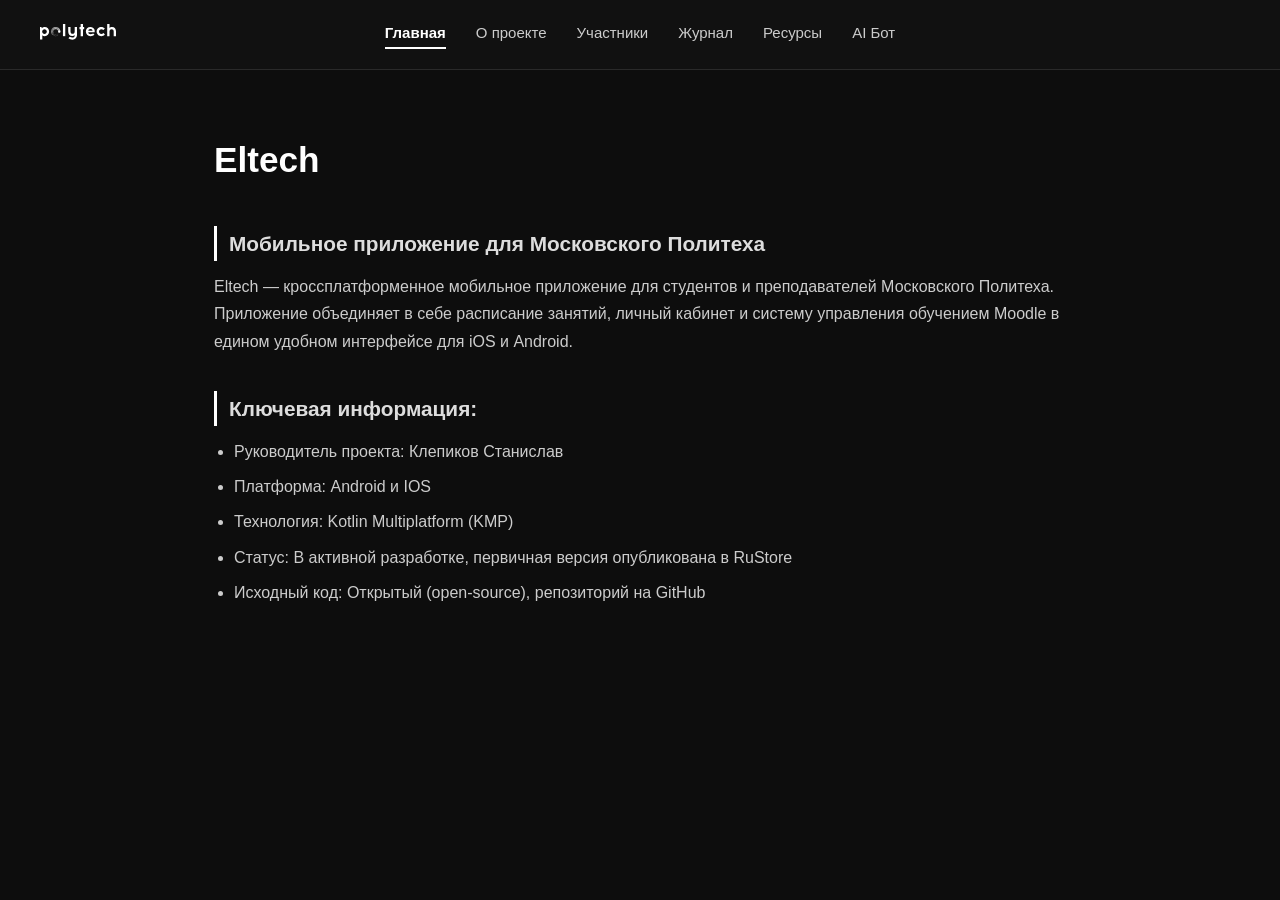
<file: index.html>
<!DOCTYPE html>
<html lang="ru">
<head>
    <meta charset="UTF-8">
    <meta name="viewport" content="width=device-width, initial-scale=1.0">
    <title>Eltech – Главная</title>
    <link rel="icon" href="ico.svg" type="image/x-icon">
    <link rel="stylesheet" href="style.css">
</head>
<body>
    <header>
        <a href="index.html" class="logo">
            <img src="logo.svg" alt="Eltech">
        </a>
        <nav>
            <a href="index.html" class="active">Главная</a>
            <a href="about.html">О проекте</a>
            <a href="members.html">Участники</a>
            <a href="journal.html">Журнал</a>
            <a href="resources.html">Ресурсы</a>
            <a href="chatBot.html">AI Бот</a>
        </nav>
    </header>
    <main>
        <h1>Eltech</h1>
        <h2>Мобильное приложение для Московского Политеха</h2>
        <p>Eltech — кроссплатформенное мобильное приложение для студентов и преподавателей Московского Политеха. 
           Приложение объединяет в себе расписание занятий, личный кабинет и систему управления обучением Moodle в едином удобном интерфейсе для iOS и Android.
        </p>
        <h2>Ключевая информация:</h2>
        <ul>
            <li>Руководитель проекта: Клепиков Станислав</li>
            <li>Платформа: Android и IOS</li>
            <li>Технология: Kotlin Multiplatform (KMP)</li>
            <li>Статус: В активной разработке, первичная версия опубликована в RuStore</li>
            <li>Исходный код: Открытый (open-source), репозиторий на GitHub</li>
        </ul>
    </main>
</body>
</html>
</file>
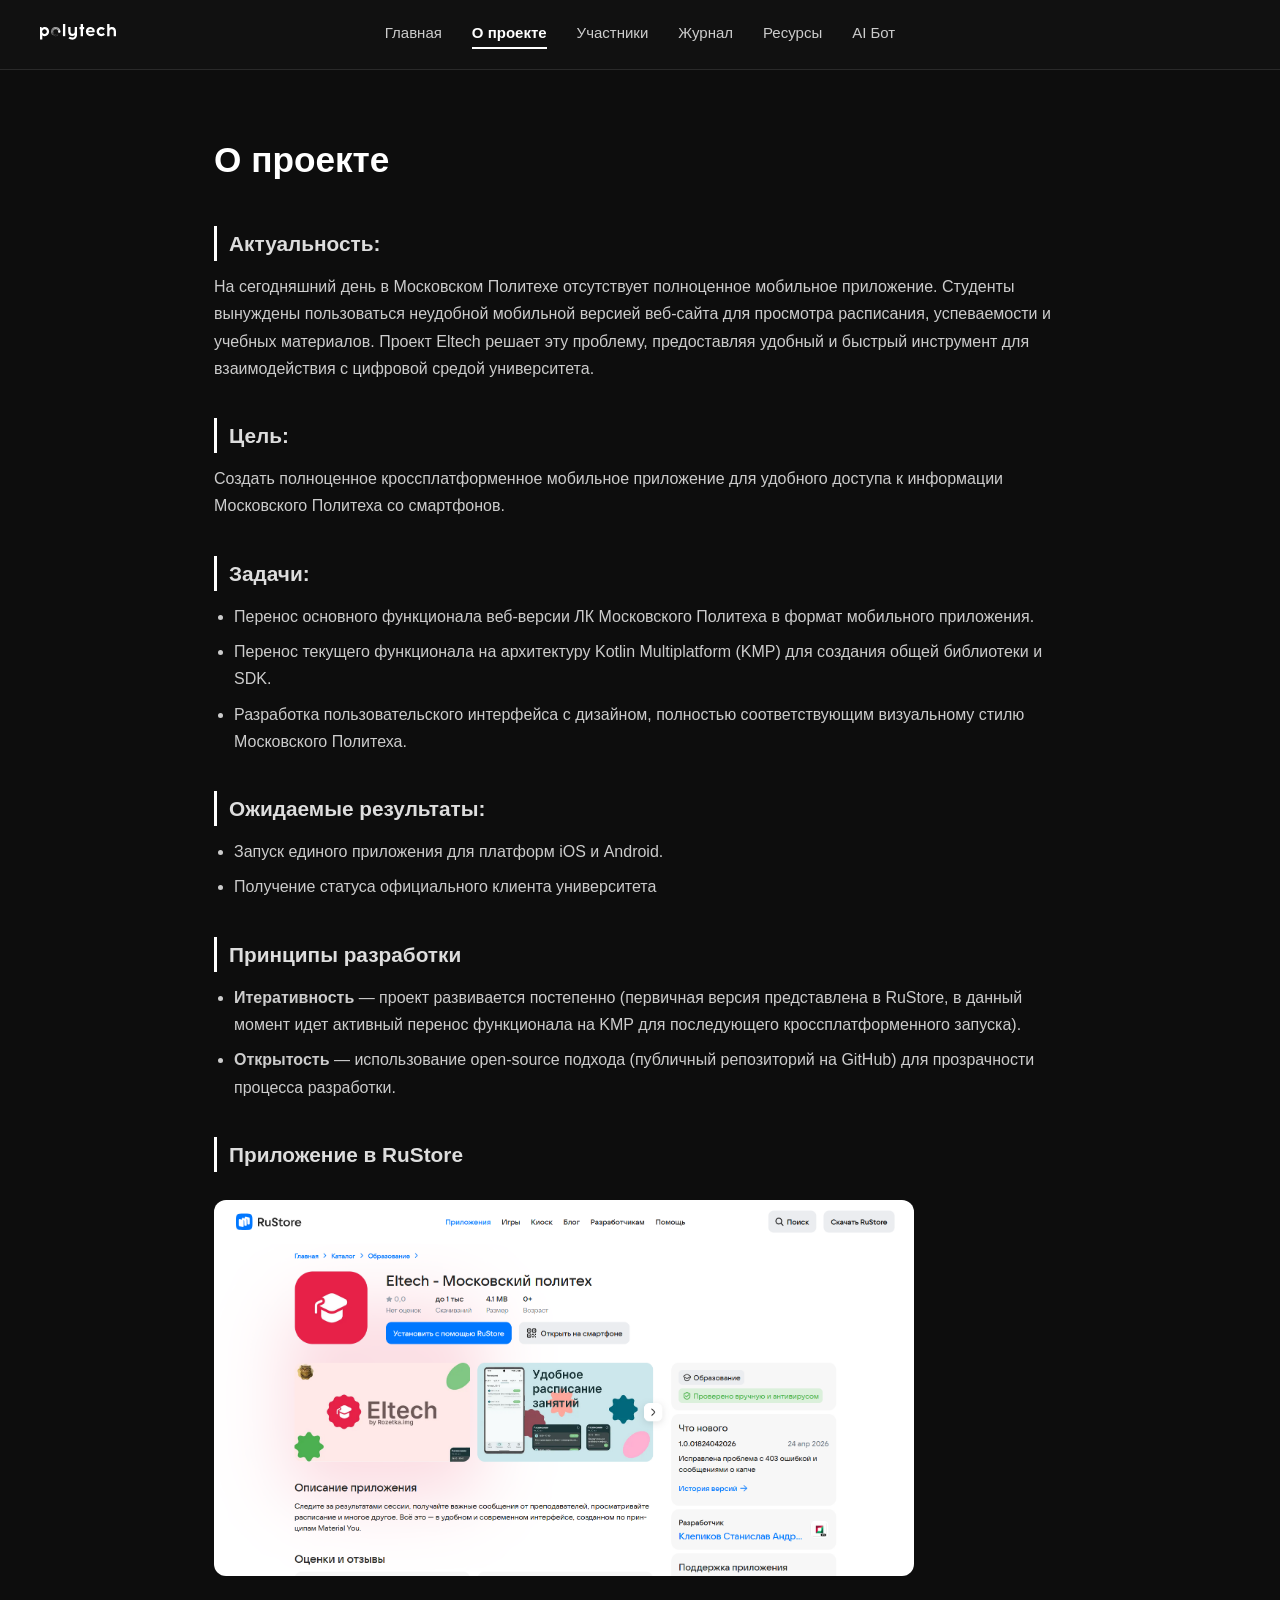
<file: about.html>
<!DOCTYPE html>
<html lang="ru">
<head>
    <meta charset="UTF-8">
    <meta name="viewport" content="width=device-width, initial-scale=1.0">
    <title>Eltech - О проекте</title>
    <link rel="stylesheet" href="style.css">
</head>
<body>
    <header>
        <a href="index.html" class="logo">
            <img src="logo.svg" alt="Eltech">
        </a>
        <nav>
            <a href="index.html">Главная</a>
            <a href="about.html" class="active">О проекте</a>
            <a href="members.html">Участники</a>
            <a href="journal.html">Журнал</a>
            <a href="resources.html">Ресурсы</a>
            <a href="chatBot.html">AI Бот</a>
        </nav>
    </header>
    <main>
        <h1>О проекте</h1>
        <h2>Актуальность:</h2>
        <p>
              На сегодняшний день в Московском Политехе отсутствует полноценное мобильное приложение. Студенты вынуждены пользоваться неудобной мобильной версией 
              веб-сайта для просмотра расписания, успеваемости и учебных материалов. Проект Eltech решает эту проблему, предоставляя удобный и быстрый инструмент 
              для взаимодействия с цифровой средой университета.
        </p>

        <h2>Цель:</h2>
        <p>Создать полноценное кроссплатформенное мобильное приложение для удобного доступа к информации Московского Политеха со смартфонов.</p>

        <h2>Задачи:</h2>
        <ul>
            <li>Перенос основного функционала веб-версии ЛК Московского Политеха в формат мобильного приложения.</li>
            <li>Перенос текущего функционала на архитектуру Kotlin Multiplatform (KMP) для создания общей библиотеки и SDK.</li>
            <li>Разработка пользовательского интерфейса с дизайном, полностью соответствующим визуальному стилю Московского Политеха.</li>
        </ul>

        <h2>Ожидаемые результаты:</h2>
        <ul>
            <li>Запуск единого приложения для платформ iOS и Android.</li>
            <li>Получение статуса официального клиента университета</li>
        </ul>

        <h2>Принципы разработки</h2>
        <ul>
            <li><strong>Итеративность</strong> — проект развивается постепенно (первичная версия представлена в RuStore, в данный момент идет активный перенос функционала на KMP для последующего кроссплатформенного запуска).</li>
            <li><strong>Открытость</strong> — использование open-source подхода (публичный репозиторий на GitHub) для прозрачности процесса разработки.</li>
        </ul>
        
        <h2>Приложение в RuStore</h2>
        <img src="rustore.png" alt="Eltech в RuStore" style="width: 100%; max-width: 700px; border-radius: 12px; margin: 16px 0;">
    </main>
</body>
</html>
</file>
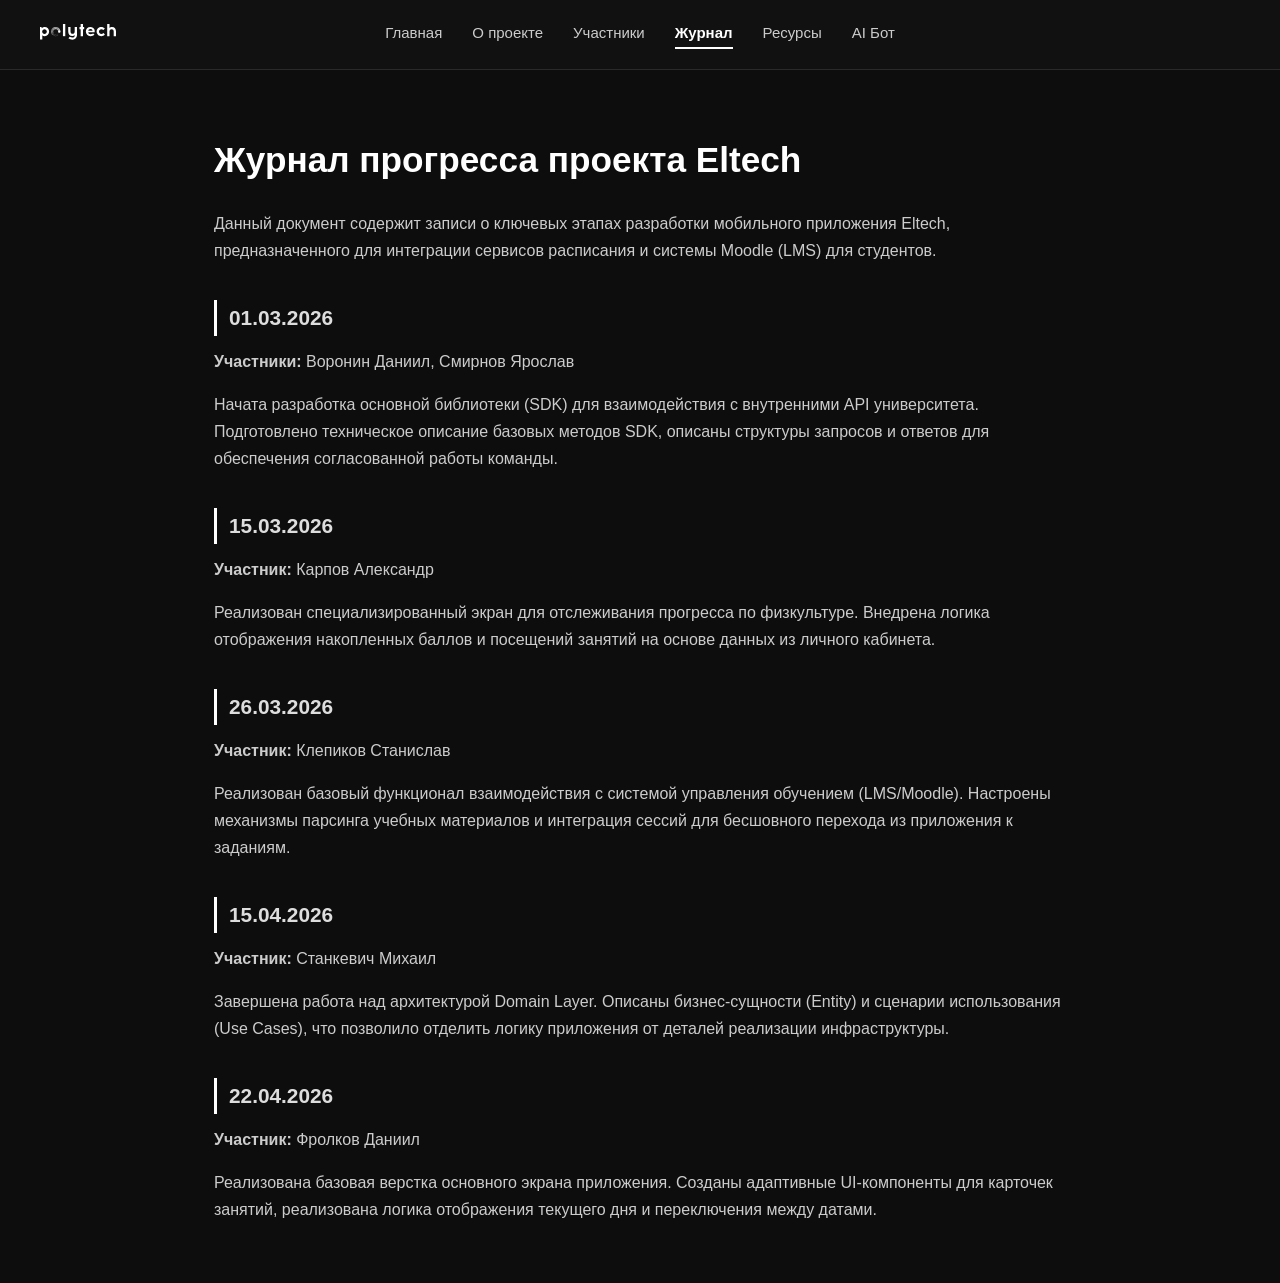
<file: journal.html>
<!DOCTYPE html>
<html lang="ru">
<head>
    <meta charset="UTF-8">
    <meta name="viewport" content="width=device-width, initial-scale=1.0">
    <title>Eltech - Журнал</title>
    <link rel="stylesheet" href="style.css">
</head>
<body>
    <header>
        <a href="index.html" class="logo">
            <img src="logo.svg" alt="Eltech">
        </a>
        <nav>
            <a href="index.html">Главная</a>
            <a href="about.html">О проекте</a>
            <a href="members.html">Участники</a>
            <a href="journal.html" class="active">Журнал</a>
            <a href="resources.html">Ресурсы</a>
            <a href="chatBot.html">AI Бот</a>
        </nav>
    </header>
    <main>
        <h1>Журнал прогресса проекта Eltech</h1>
        <p>Данный документ содержит записи о ключевых этапах разработки мобильного приложения Eltech, предназначенного для интеграции сервисов расписания и системы Moodle (LMS) для студентов.</p>
        <h2>01.03.2026</h2>
        <p><strong>Участники:</strong> Воронин Даниил, Смирнов Ярослав</p>
        <p>
            Начата разработка основной библиотеки (SDK) для взаимодействия с внутренними API университета. Подготовлено техническое описание базовых методов SDK, описаны структуры запросов и ответов для обеспечения согласованной работы команды.
        </p>

        <h2>15.03.2026</h2>
        <p><strong>Участник:</strong> Карпов Александр</p>
        <p>
            Реализован специализированный экран для отслеживания прогресса по физкультуре. Внедрена логика отображения накопленных баллов и посещений занятий на основе данных из личного кабинета.
        </p>

        <h2>26.03.2026</h2>
        <p><strong>Участник:</strong> Клепиков Станислав</p>
        <p>
            Реализован базовый функционал взаимодействия с системой управления обучением (LMS/Moodle). Настроены механизмы парсинга учебных материалов и интеграция сессий для бесшовного перехода из приложения к заданиям.
        </p>

        <h2>15.04.2026</h2>
        <p><strong>Участник:</strong> Станкевич Михаил</p>
        <p>
            Завершена работа над архитектурой Domain Layer. Описаны бизнес-сущности (Entity) и сценарии использования (Use Cases), что позволило отделить логику приложения от деталей реализации инфраструктуры.
        </p>

        <h2>22.04.2026</h2>
        <p><strong>Участник:</strong> Фролков Даниил</p>
        <p>
            Реализована базовая верстка основного экрана приложения. Созданы адаптивные UI-компоненты для карточек занятий, реализована логика отображения текущего дня и переключения между датами.
        </p>

    </main>
</body>
</html>
</file>
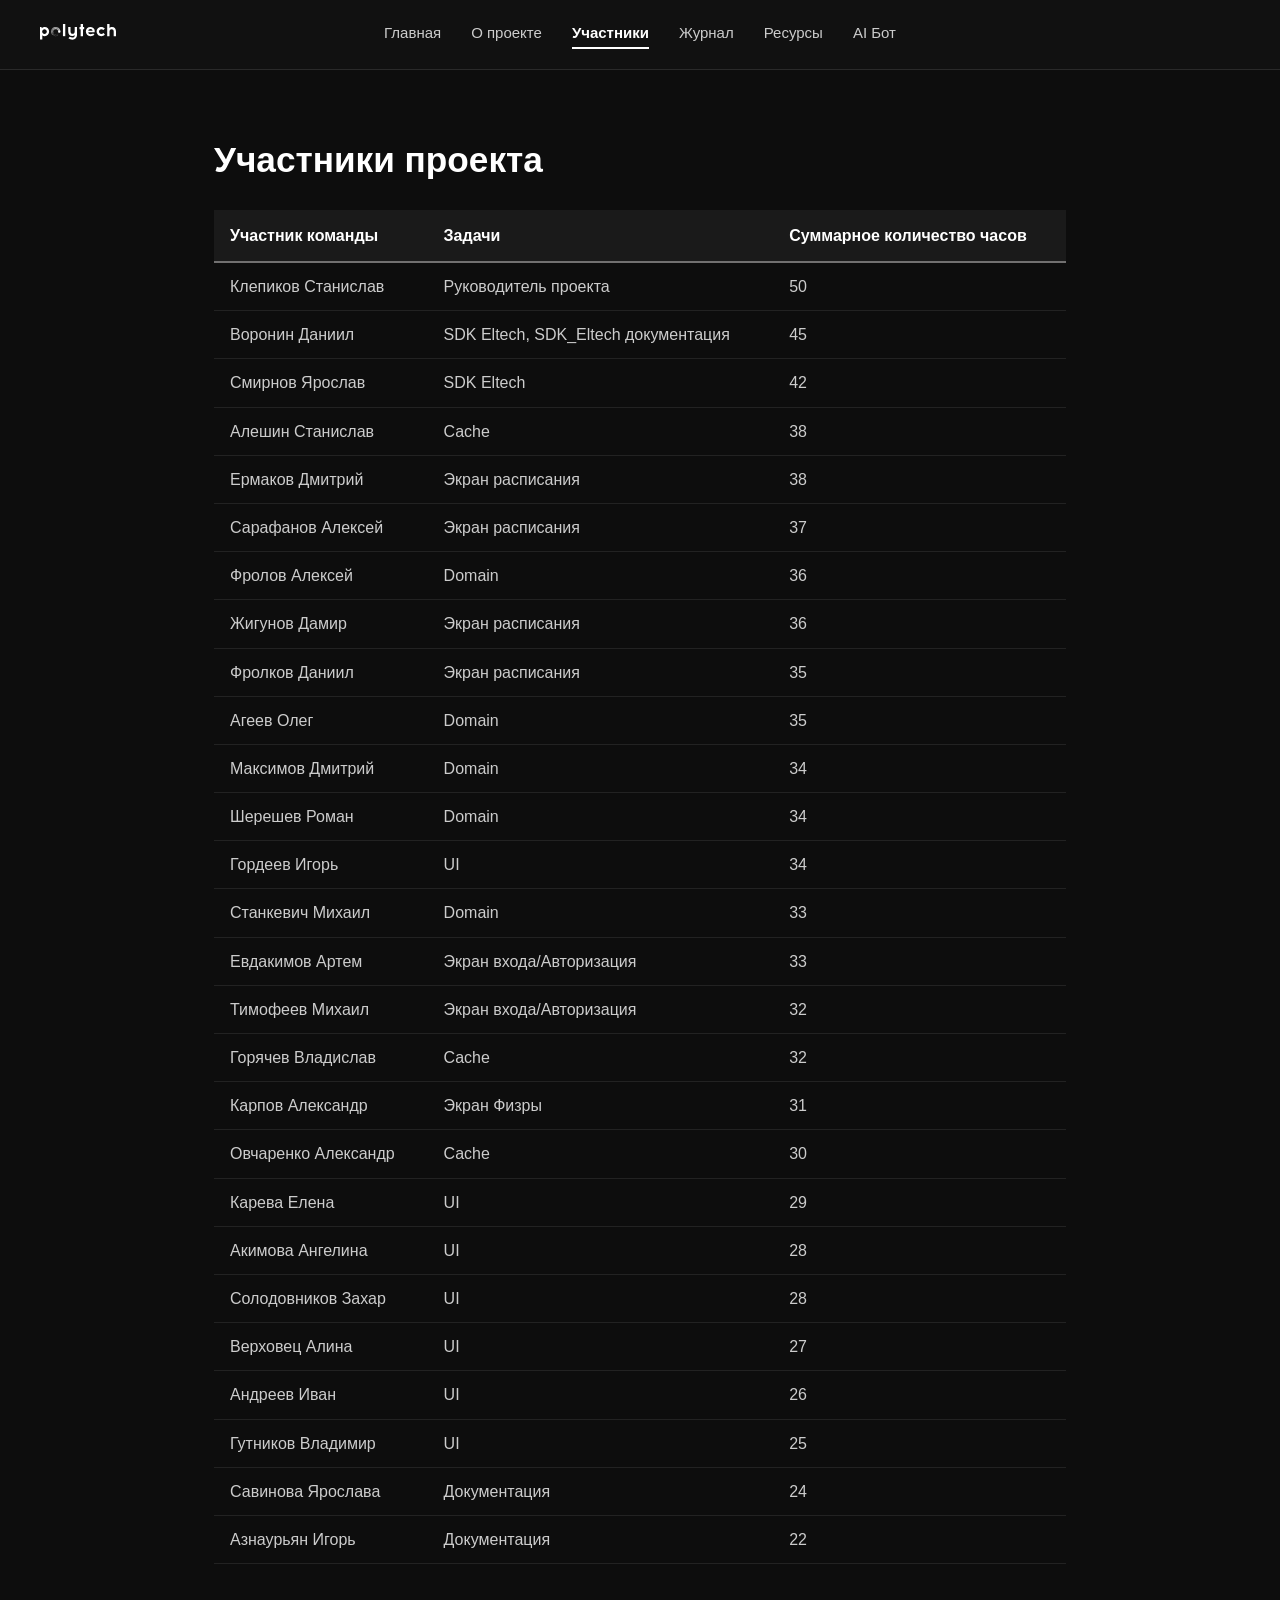
<file: members.html>
<!DOCTYPE html>
<html lang="ru">
<head>
    <meta charset="UTF-8">
    <meta name="viewport" content="width=device-width, initial-scale=1.0">
    <title>Eltech - Участники</title>
    <link rel="stylesheet" href="style.css">
</head>
<body>
    <header>
        <a href="index.html" class="logo">
            <img src="logo.svg" alt="Eltech">
        </a>
        <nav>
            <a href="index.html">Главная</a>
            <a href="about.html">О проекте</a>
            <a href="members.html" class="active">Участники</a>
            <a href="journal.html">Журнал</a>
            <a href="resources.html">Ресурсы</a>
            <a href="chatBot.html">AI Бот</a>
        </nav>
    </header>
    <main>
        <h1>Участники проекта</h1>
        <table>
            <tr>
                <th>Участник команды</th>
                <th>Задачи</th>
                <th>Суммарное количество часов</th>
            </tr>
            <tr>
                <td>Клепиков Станислав</td>
                <td>Руководитель проекта</td>
                <td>50</td>
            </tr>
            <tr>
                <td>Воронин Даниил</td>
                <td>SDK Eltech, SDK_Eltech документация</td>
                <td>45</td>
            </tr>
            <tr>
                <td>Смирнов Ярослав</td>
                <td>SDK Eltech</td>
                <td>42</td>
            </tr>
            <tr>
                <td>Алешин Станислав</td>
                <td>Cache</td>
                <td>38</td>
            </tr>
            <tr>
                <td>Ермаков Дмитрий</td>
                <td>Экран расписания</td>
                <td>38</td>
            </tr>
            <tr>
                <td>Сарафанов Алексей</td>
                <td>Экран расписания</td>
                <td>37</td>
            </tr>
            <tr>
                <td>Фролов Алексей</td>
                <td>Domain</td>
                <td>36</td>
            </tr>
            <tr>
                <td>Жигунов Дамир</td>
                <td>Экран расписания</td>
                <td>36</td>
            </tr>
            <tr>
                <td>Фролков Даниил</td>
                <td>Экран расписания</td>
                <td>35</td>
            </tr>
            <tr>
                <td>Агеев Олег</td>
                <td>Domain</td>
                <td>35</td>
            </tr>
            <tr>
                <td>Максимов Дмитрий</td>
                <td>Domain</td>
                <td>34</td>
            </tr>
            <tr>
                <td>Шерешев Роман</td>
                <td>Domain</td>
                <td>34</td>
            </tr>
            <tr>
                <td>Гордеев Игорь</td>
                <td>UI</td>
                <td>34</td>
            </tr>
            <tr>
                <td>Станкевич Михаил</td>
                <td>Domain</td>
                <td>33</td>
            </tr>
            <tr>
                <td>Евдакимов Артем</td>
                <td>Экран входа/Авторизация</td>
                <td>33</td>
            </tr>
            <tr>
                <td>Тимофеев Михаил</td>
                <td>Экран входа/Авторизация</td>
                <td>32</td>
            </tr>
            <tr>
                <td>Горячев Владислав</td>
                <td>Cache</td>
                <td>32</td>
            </tr>
            <tr>
                <td>Карпов Александр</td>
                <td>Экран Физры</td>
                <td>31</td>
            </tr>
            <tr>
                <td>Овчаренко Александр</td>
                <td>Cache</td>
                <td>30</td>
            </tr>
            <tr>
                <td>Карева Елена</td>
                <td>UI</td>
                <td>29</td>
            </tr>
            <tr>
                <td>Акимова Ангелина</td>
                <td>UI</td>
                <td>28</td>
            </tr>
            <tr>
                <td>Солодовников Захар</td>
                <td>UI</td>
                <td>28</td>
            </tr>
            <tr>
                <td>Верховец Алина</td>
                <td>UI</td>
                <td>27</td>
            </tr>
            <tr>
                <td>Андреев Иван</td>
                <td>UI</td>
                <td>26</td>
            </tr>
            <tr>
                <td>Гутников Владимир</td>
                <td>UI</td>
                <td>25</td>
            </tr>
            <tr>
                <td>Савинова Ярослава</td>
                <td>Документация</td>
                <td>24</td>
            </tr>
            <tr>
                <td>Азнаурьян Игорь</td>
                <td>Документация</td>
                <td>22</td>
            </tr>
        </table>
    </main>
</body>
</html>
</file>
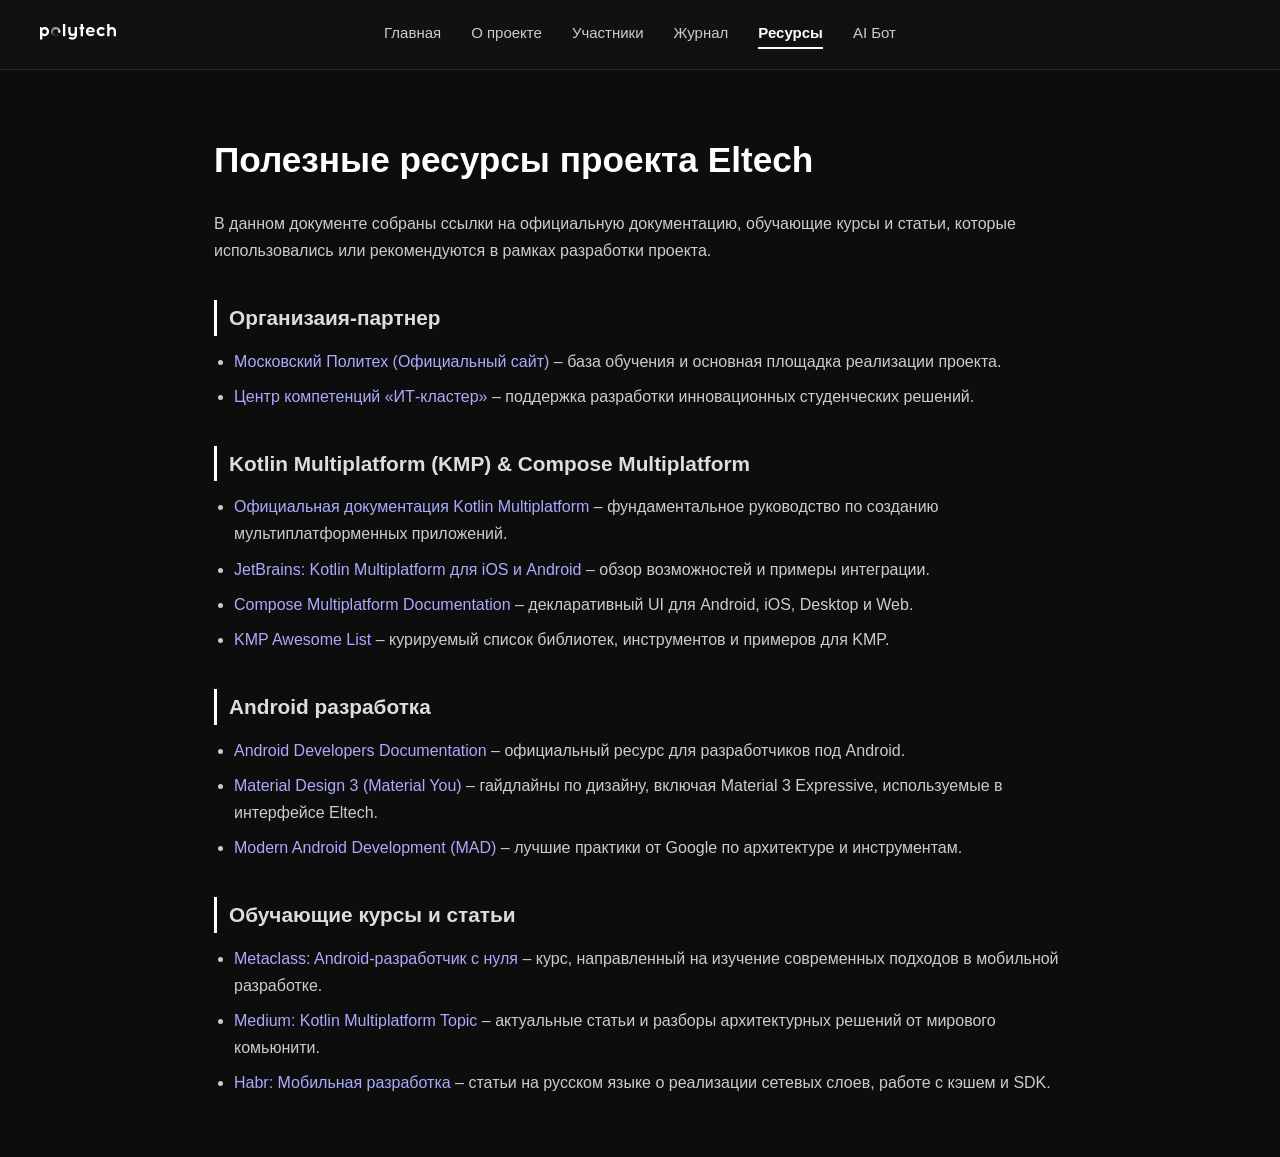
<file: resources.html>
<!DOCTYPE html>
<html lang="ru">
<head>
    <meta charset="UTF-8">
    <meta name="viewport" content="width=device-width, initial-scale=1.0">
    <title>Eltech - Ресурсы</title>
    <link rel="stylesheet" href="style.css">
</head>
<body>
    <header>
        <a href="index.html" class="logo">
            <img src="logo.svg" alt="Eltech">
        </a>
        <nav>
            <a href="index.html">Главная</a>
            <a href="about.html">О проекте</a>
            <a href="members.html">Участники</a>
            <a href="journal.html">Журнал</a>
            <a href="resources.html" class="active">Ресурсы</a>
            <a href="chatBot.html">AI Бот</a>
        </nav>
    </header>
    <main>
        <h1>Полезные ресурсы проекта Eltech</h1>
        <p>В данном документе собраны ссылки на официальную документацию, обучающие курсы и статьи, которые использовались или рекомендуются в рамках разработки проекта.</p>
        
        <h2>Организаия-партнер</h2>
        <ul>
            <li><a href="https://mospolytech.ru/">Московский Политех (Официальный сайт)</a> – база обучения и основная площадка реализации проекта.</li>
            <li><a href="https://mospolytech.ru/obuchenie/fakultety-i-instituty/fakultet-it/">Центр компетенций «ИТ-кластер»</a> – поддержка разработки инновационных студенческих решений.</li>
        </ul>

        <h2>Kotlin Multiplatform (KMP) & Compose Multiplatform</h2>
        <ul>
            <li><a href="https://kotlinlang.org/docs/multiplatform.html">Официальная документация Kotlin Multiplatform</a> – фундаментальное руководство по созданию мультиплатформенных приложений.</li>
            <li><a href="https://www.jetbrains.com/kotlin-multiplatform/">JetBrains: Kotlin Multiplatform для iOS и Android</a> – обзор возможностей и примеры интеграции.</li>
            <li><a href="https://www.jetbrains.com/lp/compose-multiplatform/">Compose Multiplatform Documentation</a> – декларативный UI для Android, iOS, Desktop и Web.</li>
            <li><a href="https://github.com/terrakok/kmp-awesome">KMP Awesome List</a> – курируемый список библиотек, инструментов и примеров для KMP.</li>
        </ul>

        <h2>Android разработка</h2>
        <ul>
            <li><a href="https://developer.android.com/">Android Developers Documentation</a> – официальный ресурс для разработчиков под Android.</li>
            <li><a href="https://m3.material.io/">Material Design 3 (Material You)</a> – гайдлайны по дизайну, включая Material 3 Expressive, используемые в интерфейсе Eltech.</li>
            <li><a href="https://developer.android.com/modern-android-development">Modern Android Development (MAD)</a> – лучшие практики от Google по архитектуре и инструментам.</li>
        </ul>

        <h2>Обучающие курсы и статьи</h2>
        <ul>
            <li><a href="https://metaclass.ru/">Metaclass: Android-разработчик с нуля</a> – курс, направленный на изучение современных подходов в мобильной разработке.</li>
            <li><a href="https://medium.com/tag/kotlin-multiplatform">Medium: Kotlin Multiplatform Topic</a> – актуальные статьи и разборы архитектурных решений от мирового комьюнити.</li>
            <li><a href="https://habr.com/ru/hub/mobile_dev/">Habr: Мобильная разработка</a> – статьи на русском языке о реализации сетевых слоев, работе с кэшем и SDK.</li>
        </ul>
    </main>
</body>
</html>
</file>
<file: style.css>
/*Общее*/
* {
  margin: 0;
  padding: 0;
  box-sizing: border-box;
}

body {
  background-color: #0d0d0d;
  color: #f0f0f0;
  font-family: Arial, sans-serif;
  font-size: 16px;
  line-height: 1.7;
}

/*Шапка*/
header {
  background-color: #111111;
  border-bottom: 1px solid #2a2a2a;
  padding: 0 40px;
  height: 70px;
  display: grid;
  grid-template-columns: 1fr auto 1fr;
  align-items: center;
  position: sticky;
  top: 0;
  z-index: 100;
}

.logo img {
  height: 16px;
}

nav {
  display: flex;
  gap: 30px;
}

nav a {
  color: #cccccc;
  text-decoration: none;
  font-size: 15px;
  transition: color 0.2s;
}

nav a:hover {
  color: #ffffff;
  text-decoration: none;
}

nav a.active {
  color: #ffffff;
  font-weight: bold;
  border-bottom: 2px solid #ffffff;
  padding-bottom: 2px;
  text-decoration: none;
}

/*Контент*/
main {
  max-width: 900px;
  margin: 60px auto;
  padding: 0 24px;
}

h1 {
  font-size: 2.2rem;
  margin-bottom: 20px;
  color: #ffffff;
}

h2 {
  font-size: 1.3rem;
  margin-top: 36px;
  margin-bottom: 12px;
  color: #dddddd;
  border-left: 3px solid #ffffff;
  padding-left: 12px;
}

p {
  margin-bottom: 16px;
  color: #cccccc;
}

/*Списки*/
ul {
  margin: 12px 0 20px 20px;
  color: #cccccc;
}

li {
  margin-bottom: 8px;
}

/*Ссылки*/
a {
  color: #aaaaff;
  text-decoration: none;
}

a:hover {
  text-decoration: underline;
}

/*Таблица*/
table {
  width: 100%;
  border-collapse: collapse;
  margin-top: 20px;
}

th {
  background-color: #1a1a1a;
  color: #ffffff;
  padding: 12px 16px;
  text-align: left;
  border-bottom: 2px solid #717070;
  font-weight: bold;
}

td {
  padding: 10px 16px;
  border-bottom: 1px solid #222222;
  color: #cccccc;
  font-weight: normal;
}

tr:hover td, tr:hover th {
  background-color: #161616;
}

@media (max-width: 768px) {
  body {
    overflow-x: hidden;
  }

  header {
    grid-template-columns: 1fr;
    width: 100%;
    height: auto;
    padding: 12px 16px;
    gap: 10px;
    justify-items: center;
  }

  .logo img {
    height: 30px;
  }

  nav {
    width: 100%;
    flex-wrap: wrap;
    justify-content: center;
    gap: 8px 16px;
  }

  nav a {
    font-size: 13px;
  }

  main {
    margin: 24px auto;
    padding: 0 16px;
  }

  h1 { font-size: 1.6rem; }
  h2 { font-size: 1.1rem; }

  table {
    display: block;
    overflow-x: auto;
  }

  th, td {
    white-space: normal;
    min-width: 100px;
  }
}
</file>
